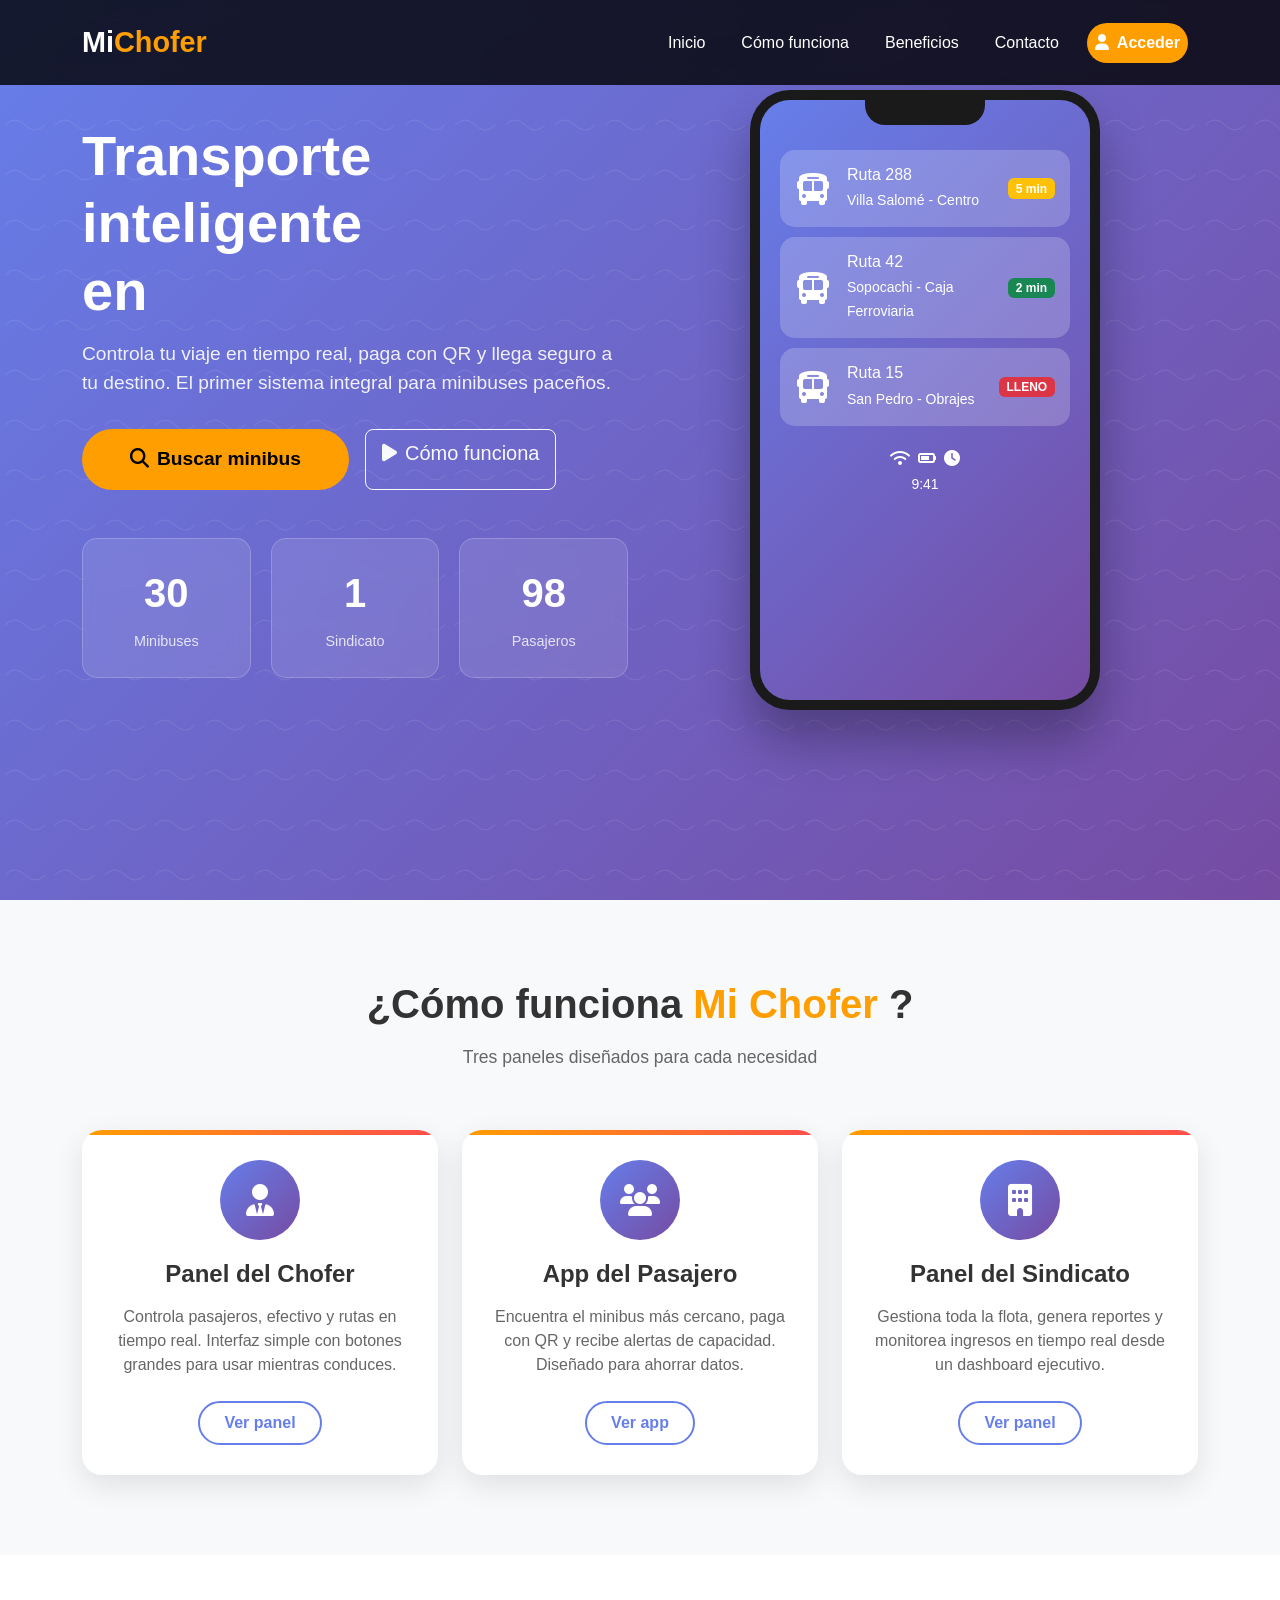
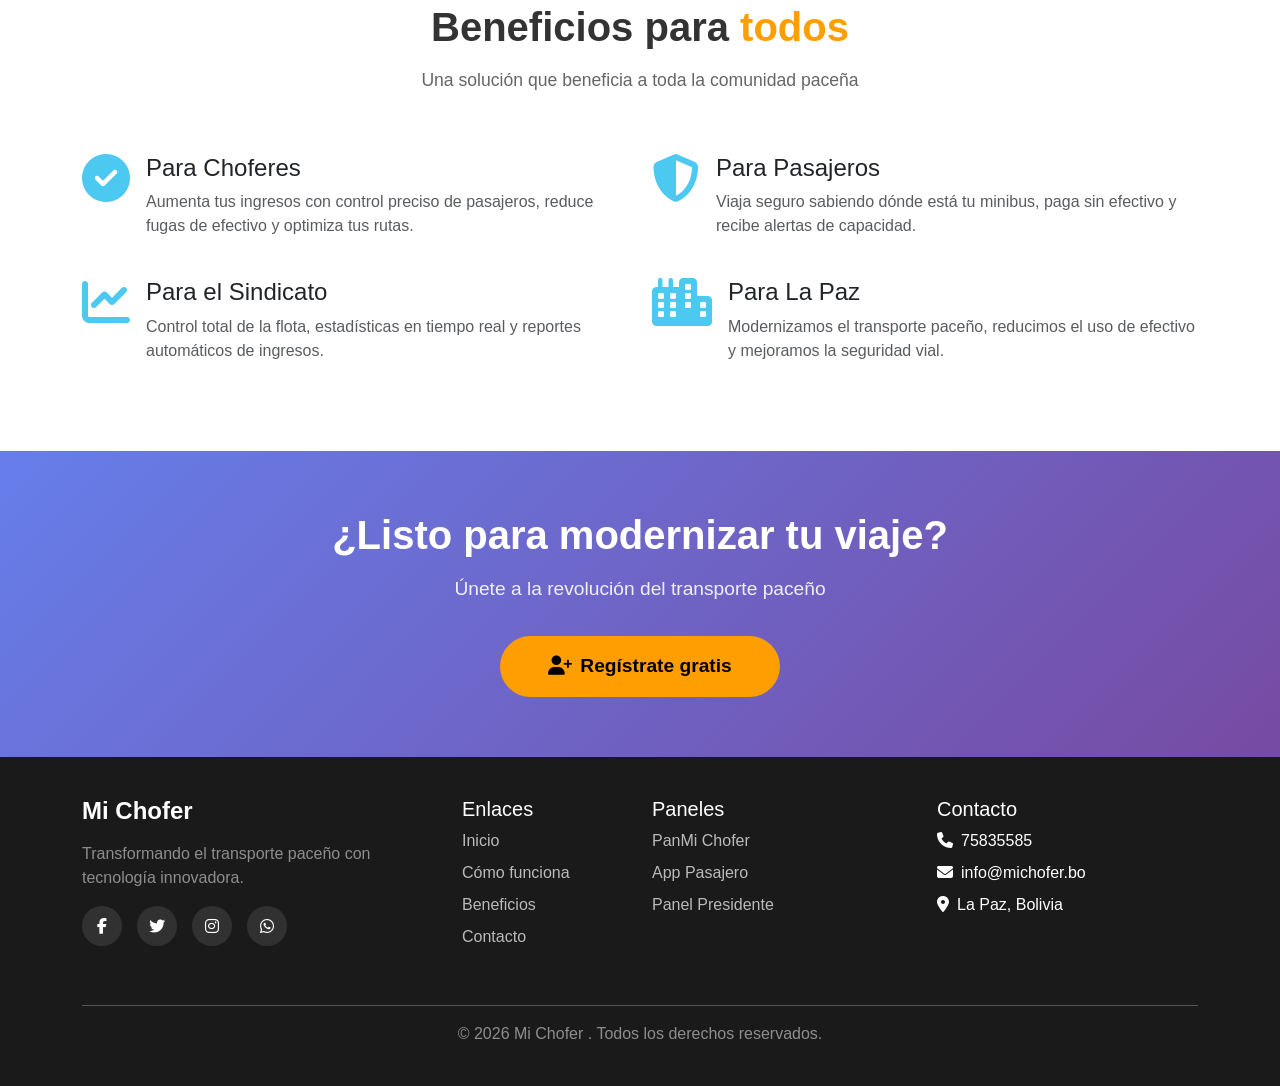
<file: index.html>
<!DOCTYPE html>
<html lang="es">
<head>
    <meta charset="UTF-8">
    <meta name="viewport" content="width=device-width, initial-scale=1.0">
    <title>Mi Chofer  - Sistema Inteligente de Transporte</title>
    
    <!-- Bootstrap 5 -->
    <link href="https://cdn.jsdelivr.net/npm/bootstrap@5.3.0/dist/css/bootstrap.min.css" rel="stylesheet">
    <!-- Font Awesome -->
    <link rel="stylesheet" href="https://cdnjs.cloudflare.com/ajax/libs/font-awesome/6.4.0/css/all.min.css">
    <!-- Estilos personalizados -->
    <style>
        * {
            margin: 0;
            padding: 0;
            box-sizing: border-box;
        }

        body {
            font-family: 'Segoe UI', Tahoma, Geneva, Verdana, sans-serif;
            overflow-x: hidden;
        }

        /* Preloader */
        #preloader {
            position: fixed;
            top: 0;
            left: 0;
            width: 100%;
            height: 100%;
            background: linear-gradient(135deg, #667eea 0%, #764ba2 100%);
            z-index: 9999;
            display: flex;
            justify-content: center;
            align-items: center;
            transition: opacity 0.5s ease, visibility 0.5s ease;
        }

        #preloader.hidden {
            opacity: 0;
            visibility: hidden;
        }

        .loader {
            text-align: center;
            color: white;
        }

        .loader i {
            font-size: 4rem;
            margin-bottom: 1rem;
            animation: bounce 2s infinite;
        }

        .spinner {
            width: 50px;
            height: 50px;
            border: 5px solid rgba(255,255,255,0.3);
            border-top: 5px solid #ff9e00;
            border-radius: 50%;
            margin: 20px auto;
            animation: spin 1s linear infinite;
        }

        @keyframes spin {
            0% { transform: rotate(0deg); }
            100% { transform: rotate(360deg); }
        }

        @keyframes bounce {
            0%, 100% { transform: translateY(0); }
            50% { transform: translateY(-20px); }
        }

        /* Navbar */
        .navbar {
            background: rgba(0, 0, 0, 0.8);
            backdrop-filter: blur(10px);
            transition: all 0.3s ease;
            padding: 1rem 0;
        }

        .navbar.scrolled {
            padding: 0.5rem 0;
            background: rgba(0, 0, 0, 0.95);
        }

        .navbar-brand {
            font-size: 1.8rem;
            font-weight: 800;
        }

        .navbar-brand span:first-child {
            color: white;
        }

        .navbar-brand span:last-child {
            color: #ff9e00;
        }

        .nav-link {
            color: white !important;
            font-weight: 500;
            margin: 0 10px;
            transition: all 0.3s ease;
            position: relative;
        }

        .nav-link:hover {
            color: #ff9e00 !important;
        }

        .nav-link::after {
            content: '';
            position: absolute;
            bottom: 0;
            left: 50%;
            transform: translateX(-50%);
            width: 0;
            height: 2px;
            background: #ff9e00;
            transition: width 0.3s ease;
        }

        .nav-link:hover::after {
            width: 80%;
        }

        .btn-acceder {
            background: #ff9e00;
            color: #000;
            font-weight: 600;
            padding: 0.5rem 1.5rem;
            border-radius: 50px;
            transition: all 0.3s ease;
        }

        .btn-acceder:hover {
            background: #ffb347;
            transform: translateY(-2px);
            box-shadow: 0 5px 15px rgba(255, 158, 0, 0.3);
        }

        /* Hero Section */
        .hero-section {
            min-height: 100vh;
            background: linear-gradient(135deg, #667eea 0%, #764ba2 100%);
            padding-top: 90px;
            position: relative;
            overflow: hidden;
        }

        .hero-section::before {
            content: '';
            position: absolute;
            top: 0;
            left: 0;
            right: 0;
            bottom: 0;
            background: url('data:image/svg+xml,<svg xmlns="http://www.w3.org/2000/svg" viewBox="0 0 100 100" opacity="0.1"><path d="M10 50 Q 30 30, 50 50 T 90 50" stroke="white" fill="none" stroke-width="2"/></svg>');
            background-size: 50px 50px;
            animation: moveBackground 20s linear infinite;
        }

        @keyframes moveBackground {
            from { background-position: 0 0; }
            to { background-position: 100px 100px; }
        }

        .hero-content {
            position: relative;
            z-index: 2;
        }

        .hero-title {
            font-size: 3.5rem;
            font-weight: 800;
            color: white;
            margin-bottom: 1rem;
            line-height: 1.2;
        }

        .hero-title .highlight {
            color: #ff9e00;
            display: inline-block;
            animation: glow 2s infinite;
        }

        @keyframes glow {
            0%, 100% { text-shadow: 0 0 10px rgba(255, 158, 0, 0.5); }
            50% { text-shadow: 0 0 20px rgba(255, 158, 0, 0.8); }
        }

        .hero-subtitle {
            font-size: 1.2rem;
            color: rgba(255, 255, 255, 0.9);
            margin-bottom: 2rem;
        }

        /* Stats Cards */
        .stats-container {
            display: flex;
            gap: 20px;
            margin-top: 3rem;
        }

        .stat-card {
            background: rgba(255, 255, 255, 0.1);
            backdrop-filter: blur(10px);
            border: 1px solid rgba(255, 255, 255, 0.2);
            border-radius: 15px;
            padding: 1.5rem;
            text-align: center;
            flex: 1;
            transition: all 0.3s ease;
            cursor: pointer;
        }

        .stat-card:hover {
            transform: translateY(-10px);
            background: rgba(255, 255, 255, 0.2);
            border-color: #ff9e00;
        }

        .stat-number {
            font-size: 2.5rem;
            font-weight: 800;
            color: white;
            margin-bottom: 0.5rem;
        }

        .stat-label {
            color: rgba(255, 255, 255, 0.8);
            font-size: 0.9rem;
        }

        /* Phone Mockup */
        .phone-mockup {
            position: relative;
            width: 100%;
            max-width: 350px;
            margin: 0 auto;
        }

        .phone-frame {
            background: #1a1a1a;
            border-radius: 40px;
            padding: 10px;
            box-shadow: 0 30px 50px rgba(0, 0, 0, 0.3);
            position: relative;
            z-index: 2;
        }

        .phone-screen {
            background: linear-gradient(135deg, #667eea 0%, #764ba2 100%);
            border-radius: 30px;
            padding: 20px;
            min-height: 600px;
            color: white;
            position: relative;
            overflow: hidden;
        }

        .phone-notch {
            position: absolute;
            top: 0;
            left: 50%;
            transform: translateX(-50%);
            width: 120px;
            height: 25px;
            background: #1a1a1a;
            border-radius: 0 0 20px 20px;
            z-index: 3;
        }

        .app-preview {
            margin-top: 30px;
        }

        .preview-card {
            background: rgba(255, 255, 255, 0.2);
            border-radius: 15px;
            padding: 15px;
            margin-bottom: 10px;
            animation: slideIn 0.5s ease;
            transform-origin: left;
        }

        @keyframes slideIn {
            from {
                opacity: 0;
                transform: translateX(-20px);
            }
            to {
                opacity: 1;
                transform: translateX(0);
            }
        }

        /* Features Section */
        .features-section {
            padding: 80px 0;
            background: #f8f9fa;
        }

        .section-title {
            text-align: center;
            margin-bottom: 60px;
        }

        .section-title h2 {
            font-size: 2.5rem;
            font-weight: 800;
            color: #333;
            margin-bottom: 1rem;
        }

        .section-title p {
            color: #666;
            font-size: 1.1rem;
        }

        .feature-card {
            background: white;
            border-radius: 20px;
            padding: 30px;
            text-align: center;
            box-shadow: 0 10px 30px rgba(0, 0, 0, 0.1);
            transition: all 0.3s ease;
            height: 100%;
            position: relative;
            overflow: hidden;
        }

        .feature-card:hover {
            transform: translateY(-10px);
            box-shadow: 0 20px 40px rgba(0, 0, 0, 0.2);
        }

        .feature-card::before {
            content: '';
            position: absolute;
            top: 0;
            left: 0;
            right: 0;
            height: 5px;
            background: linear-gradient(90deg, #ff9e00, #ff4d4d);
        }

        .feature-icon {
            width: 80px;
            height: 80px;
            background: linear-gradient(135deg, #667eea 0%, #764ba2 100%);
            border-radius: 50%;
            display: flex;
            align-items: center;
            justify-content: center;
            margin: 0 auto 20px;
            color: white;
            font-size: 2rem;
        }

        .feature-card h3 {
            font-size: 1.5rem;
            font-weight: 700;
            margin-bottom: 1rem;
            color: #333;
        }

        .feature-card p {
            color: #666;
            margin-bottom: 1.5rem;
        }

        .feature-btn {
            background: transparent;
            border: 2px solid #667eea;
            color: #667eea;
            padding: 0.5rem 1.5rem;
            border-radius: 50px;
            font-weight: 600;
            transition: all 0.3s ease;
            text-decoration: none;
            display: inline-block;
        }

        .feature-btn:hover {
            background: #667eea;
            color: white;
        }

        /* CTA Section */
        .cta-section {
            background: linear-gradient(135deg, #667eea 0%, #764ba2 100%);
            padding: 60px 0;
            text-align: center;
            color: white;
        }

        .cta-section h2 {
            font-size: 2.5rem;
            font-weight: 800;
            margin-bottom: 1rem;
        }

        .cta-section p {
            font-size: 1.2rem;
            margin-bottom: 2rem;
            opacity: 0.9;
        }

        .cta-btn {
            background: #ff9e00;
            color: #000;
            font-weight: 700;
            padding: 1rem 3rem;
            border-radius: 50px;
            font-size: 1.2rem;
            text-decoration: none;
            display: inline-block;
            transition: all 0.3s ease;
            border: none;
            cursor: pointer;
        }

        .cta-btn:hover {
            background: #ffb347;
            transform: translateY(-2px);
            box-shadow: 0 10px 20px rgba(0, 0, 0, 0.2);
            color: #000;
        }

        /* Footer */
        footer {
            background: #1a1a1a;
            color: white;
            padding: 40px 0;
        }

        .footer-title {
            font-size: 1.5rem;
            font-weight: 700;
            margin-bottom: 1rem;
        }

        .footer-title span {
            color: #ff9e00;
        }

        .footer-links {
            list-style: none;
            padding: 0;
        }

        .footer-links li {
            margin-bottom: 0.5rem;
        }

        .footer-links a {
            color: rgba(255, 255, 255, 0.7);
            text-decoration: none;
            transition: all 0.3s ease;
        }

        .footer-links a:hover {
            color: #ff9e00;
            padding-left: 5px;
        }

        .social-links {
            display: flex;
            gap: 15px;
            margin-top: 1rem;
        }

        .social-links a {
            width: 40px;
            height: 40px;
            background: rgba(255, 255, 255, 0.1);
            border-radius: 50%;
            display: flex;
            align-items: center;
            justify-content: center;
            color: white;
            text-decoration: none;
            transition: all 0.3s ease;
        }

        .social-links a:hover {
            background: #ff9e00;
            transform: translateY(-3px);
        }

        /* Responsive */
        @media (max-width: 768px) {
            .hero-title {
                font-size: 2.5rem;
            }
            
            .stats-container {
                flex-direction: column;
            }
            
            .phone-mockup {
                margin-top: 3rem;
            }
            
            .section-title h2 {
                font-size: 2rem;
            }
        }
    </style>
</head>
<body>
    <!-- Preloader -->
    <div id="preloader">
        <div class="loader">
            <i class="fas fa-bus"></i>
            <h2>Mi Chofer</h2>
            <div class="spinner"></div>
            <p class="mt-3">Cargando experiencia paceña...</p>
        </div>
    </div>

    <!-- Navbar -->
    <nav class="navbar navbar-expand-lg navbar-dark fixed-top" id="mainNavbar">
        <div class="container">
            <a class="navbar-brand" href="#">
                <span>Mi</span><span>Chofer</span>
            </a>
            <button class="navbar-toggler" type="button" data-bs-toggle="collapse" data-bs-target="#navbarNav">
                <span class="navbar-toggler-icon"></span>
            </button>
            <div class="collapse navbar-collapse" id="navbarNav">
                <ul class="navbar-nav ms-auto">
                    <li class="nav-item">
                        <a class="nav-link" href="#inicio">Inicio</a>
                    </li>
                    <li class="nav-item">
                        <a class="nav-link" href="#como-funciona">Cómo funciona</a>
                    </li>
                    <li class="nav-item">
                        <a class="nav-link" href="#beneficios">Beneficios</a>
                    </li>
                    <li class="nav-item">
                        <a class="nav-link" href="#contacto">Contacto</a>
                    </li>
                    <li class="nav-item dropdown">
                        <a class="nav-link btn-acceder" href="#" role="button" data-bs-toggle="dropdown">
                            <i class="fas fa-user me-2"></i>Acceder
                        </a>
                        <ul class="dropdown-menu dropdown-menu-end">
                            <li><a class="dropdown-item" href="panels/chofer/index.html"><i class="fas fa-user-tie me-2"></i>Soy Chofer</a></li>
                            <li><a class="dropdown-item" href="panels/pasajero/login.html"><i class="fas fa-user me-2"></i>Soy Pasajero</a></li>
                            <li><hr class="dropdown-divider"></li>
                            <li><a class="dropdown-item" href="presidente/index.html"><i class="fas fa-user-cog me-2"></i>Presidente Sindicato</a></li>
                        </ul>
                    </li>
                </ul>
            </div>
        </div>
    </nav>

    <!-- Hero Section -->
    <section id="inicio" class="hero-section">
        <div class="container h-100">
            <div class="row h-100 align-items-center">
                <div class="col-lg-6 hero-content">
                    <h1 class="hero-title">
                        Transporte inteligente<br>en <span class="highlight"></span>
                    </h1>
                    <p class="hero-subtitle">
                        Controla tu viaje en tiempo real, paga con QR y llega seguro a tu destino. 
                        El primer sistema integral para minibuses paceños.
                    </p>
                    <div class="d-flex gap-3">
                        <a href="panels/pasajero/dashboard.html" class="btn cta-btn">
                            <i class="fas fa-search me-2"></i>Buscar minibus
                        </a>
                        <a href="#como-funciona" class="btn btn-outline-light btn-lg">
                            <i class="fas fa-play me-2"></i>Cómo funciona
                        </a>
                    </div>
                    
                    <!-- Stats -->
                    <div class="stats-container">
                        <div class="stat-card">
                            <div class="stat-number">30</div>
                            <div class="stat-label">Minibuses</div>
                        </div>
                        <div class="stat-card">
                            <div class="stat-number">1</div>
                            <div class="stat-label">Sindicato</div>
                        </div>
                        <div class="stat-card">
                            <div class="stat-number">98</div>
                            <div class="stat-label">Pasajeros</div>
                        </div>
                    </div>
                </div>
                
                <div class="col-lg-6">
                    <div class="phone-mockup">
                        <div class="phone-frame">
                            <div class="phone-screen">
                                <div class="phone-notch"></div>
                                <div class="app-preview">
                                    <div class="preview-card" style="animation-delay: 0.1s">
                                        <div class="d-flex align-items-center">
                                            <i class="fas fa-bus fa-2x me-3"></i>
                                            <div>
                                                <h6 class="mb-1">Ruta 288</h6>
                                                <small>Villa Salomé - Centro</small>
                                            </div>
                                            <span class="badge bg-warning ms-auto">5 min</span>
                                        </div>
                                    </div>
                                    <div class="preview-card" style="animation-delay: 0.2s">
                                        <div class="d-flex align-items-center">
                                            <i class="fas fa-bus fa-2x me-3"></i>
                                            <div>
                                                <h6 class="mb-1">Ruta 42</h6>
                                                <small>Sopocachi - Caja Ferroviaria</small>
                                            </div>
                                            <span class="badge bg-success ms-auto">2 min</span>
                                        </div>
                                    </div>
                                    <div class="preview-card" style="animation-delay: 0.3s">
                                        <div class="d-flex align-items-center">
                                            <i class="fas fa-bus fa-2x me-3"></i>
                                            <div>
                                                <h6 class="mb-1">Ruta 15</h6>
                                                <small>San Pedro - Obrajes</small>
                                            </div>
                                            <span class="badge bg-danger ms-auto">LLENO</span>
                                        </div>
                                    </div>
                                </div>
                                
                                <div class="text-center mt-4">
                                    <div class="d-flex justify-content-center gap-2">
                                        <i class="fas fa-wifi"></i>
                                        <i class="fas fa-battery-three-quarters"></i>
                                        <i class="fas fa-clock"></i>
                                    </div>
                                    <p class="mt-2 small">9:41</p>
                                </div>
                            </div>
                        </div>
                    </div>
                </div>
            </div>
        </div>
    </section>

    <!-- Cómo funciona Section -->
    <section id="como-funciona" class="features-section">
        <div class="container">
            <div class="section-title">
                <h2>¿Cómo funciona <span style="color: #ff9e00;">Mi Chofer </span>?</h2>
                <p>Tres paneles diseñados para cada necesidad</p>
            </div>
            
            <div class="row g-4">
                <div class="col-md-4">
                    <div class="feature-card">
                        <div class="feature-icon">
                            <i class="fas fa-user-tie"></i>
                        </div>
                        <h3>Panel del Chofer</h3>
                        <p>Controla pasajeros, efectivo y rutas en tiempo real. Interfaz simple con botones grandes para usar mientras conduces.</p>
                        <a href="panels/chofer/index.html" class="feature-btn">Ver panel</a>
                    </div>
                </div>
                
                <div class="col-md-4">
                    <div class="feature-card">
                        <div class="feature-icon">
                            <i class="fas fa-users"></i>
                        </div>
                        <h3>App del Pasajero</h3>
                        <p>Encuentra el minibus más cercano, paga con QR y recibe alertas de capacidad. Diseñado para ahorrar datos.</p>
                        <a href="panels/pasajero/login.html" class="feature-btn">Ver app</a>
                    </div>
                </div>
                
                <div class="col-md-4">
                    <div class="feature-card">
                        <div class="feature-icon">
                            <i class="fas fa-building"></i>
                        </div>
                        <h3>Panel del Sindicato</h3>
                        <p>Gestiona toda la flota, genera reportes y monitorea ingresos en tiempo real desde un dashboard ejecutivo.</p>
                        <a href="presidente/index.html" class="feature-btn">Ver panel</a>
                    </div>
                </div>
            </div>
        </div>
    </section>

    <!-- Beneficios Section -->
    <section id="beneficios" class="py-5 bg-white">
        <div class="container">
            <div class="section-title">
                <h2>Beneficios para <span style="color: #ff9e00;">todos</span></h2>
                <p>Una solución que beneficia a toda la comunidad paceña</p>
            </div>
            
            <div class="row mt-5">
                <div class="col-md-6 mb-4">
                    <div class="d-flex gap-3">
                        <i class="fas fa-check-circle fa-3x" style="color: #4cc9f0;"></i>
                        <div>
                            <h4>Para Choferes</h4>
                            <p class="text-muted">Aumenta tus ingresos con control preciso de pasajeros, reduce fugas de efectivo y optimiza tus rutas.</p>
                        </div>
                    </div>
                </div>
                
                <div class="col-md-6 mb-4">
                    <div class="d-flex gap-3">
                        <i class="fas fa-shield-alt fa-3x" style="color: #4cc9f0;"></i>
                        <div>
                            <h4>Para Pasajeros</h4>
                            <p class="text-muted">Viaja seguro sabiendo dónde está tu minibus, paga sin efectivo y recibe alertas de capacidad.</p>
                        </div>
                    </div>
                </div>
                
                <div class="col-md-6 mb-4">
                    <div class="d-flex gap-3">
                        <i class="fas fa-chart-line fa-3x" style="color: #4cc9f0;"></i>
                        <div>
                            <h4>Para el Sindicato</h4>
                            <p class="text-muted">Control total de la flota, estadísticas en tiempo real y reportes automáticos de ingresos.</p>
                        </div>
                    </div>
                </div>
                
                <div class="col-md-6 mb-4">
                    <div class="d-flex gap-3">
                        <i class="fas fa-city fa-3x" style="color: #4cc9f0;"></i>
                        <div>
                            <h4>Para La Paz</h4>
                            <p class="text-muted">Modernizamos el transporte paceño, reducimos el uso de efectivo y mejoramos la seguridad vial.</p>
                        </div>
                    </div>
                </div>
            </div>
        </div>
    </section>

    <!-- CTA Section -->
    <section class="cta-section">
        <div class="container">
            <h2>¿Listo para modernizar tu viaje?</h2>
            <p>Únete a la revolución del transporte paceño</p>
            <a href="panels/pasajero/registro.html" class="cta-btn">
                <i class="fas fa-user-plus me-2"></i>Regístrate gratis
            </a>
        </div>
    </section>

    <!-- Footer -->
    <footer id="contacto">
        <div class="container">
            <div class="row">
                <div class="col-md-4 mb-4">
                    <h3 class="footer-title">Mi Chofer<span></span></h3>
                    <p class="text-white-50">Transformando el transporte paceño con tecnología innovadora.</p>
                    <div class="social-links">
                        <a href="#"><i class="fab fa-facebook-f"></i></a>
                        <a href="#"><i class="fab fa-twitter"></i></a>
                        <a href="#"><i class="fab fa-instagram"></i></a>
                        <a href="#"><i class="fab fa-whatsapp"></i></a>
                    </div>
                </div>
                
                <div class="col-md-2 mb-4">
                    <h5>Enlaces</h5>
                    <ul class="footer-links">
                        <li><a href="#inicio">Inicio</a></li>
                        <li><a href="#como-funciona">Cómo funciona</a></li>
                        <li><a href="#beneficios">Beneficios</a></li>
                        <li><a href="#contacto">Contacto</a></li>
                    </ul>
                </div>
                
                <div class="col-md-3 mb-4">
                    <h5>Paneles</h5>
                    <ul class="footer-links">
                        <li><a href="panels/chofer/index.html">PanMi Chofer</a></li>
                        <li><a href="panels/pasajero/login.html">App Pasajero</a></li>
                        <li><a href="presidente/index.html">Panel Presidente</a></li>
                    </ul>
                </div>
                
                <div class="col-md-3 mb-4">
                    <h5>Contacto</h5>
                    <ul class="footer-links">
                        <li><i class="fas fa-phone me-2"></i>75835585</li>
                        <li><i class="fas fa-envelope me-2"></i>info@michofer.bo</li>
                        <li><i class="fas fa-map-marker-alt me-2"></i>La Paz, Bolivia</li>
                    </ul>
                </div>
            </div>
            
            <hr class="bg-white opacity-25">
            
            <div class="text-center">
                <p class="text-white-50 mb-0">&copy; 2026 Mi Chofer . Todos los derechos reservados.</p>
            </div>
        </div>
    </footer>

    <!-- Scripts -->
    <script src="https://cdn.jsdelivr.net/npm/bootstrap@5.3.0/dist/js/bootstrap.bundle.min.js"></script>
    
    <script>
        // Ocultar preloader cuando la página cargue
        window.addEventListener('load', function() {
            setTimeout(function() {
                document.getElementById('preloader').classList.add('hidden');
            }, 1500); // Mostrar el preloader por 1.5 segundos
        });

        // Navbar scroll effect
        window.addEventListener('scroll', function() {
            const navbar = document.getElementById('mainNavbar');
            if(window.scrollY > 50) {
                navbar.classList.add('scrolled');
            } else {
                navbar.classList.remove('scrolled');
            }
        });

        // Smooth scroll para enlaces internos
        document.querySelectorAll('a[href^="#"]').forEach(anchor => {
            anchor.addEventListener('click', function (e) {
                e.preventDefault();
                const target = document.querySelector(this.getAttribute('href'));
                if(target) {
                    target.scrollIntoView({
                        behavior: 'smooth',
                        block: 'start'
                    });
                }
            });
        });

        // Animación de números en stats
        function animateNumbers() {
            const stats = document.querySelectorAll('.stat-number');
            
            stats.forEach(stat => {
                const target = stat.innerText.replace(/[^0-9]/g, '');
                if(target) {
                    let current = 0;
                    const increment = Math.ceil(target / 50);
                    const timer = setInterval(() => {
                        current += increment;
                        if(current >= target) {
                            stat.innerText = target + (stat.innerText.includes('+') ? '+' : '');
                            clearInterval(timer);
                        } else {
                            stat.innerText = current + (stat.innerText.includes('+') ? '+' : '');
                        }
                    }, 20);
                }
            });
        }

        // Ejecutar animación cuando el elemento sea visible
        const observer = new IntersectionObserver((entries) => {
            entries.forEach(entry => {
                if(entry.isIntersecting) {
                    animateNumbers();
                    observer.unobserve(entry.target);
                }
            });
        });

        observer.observe(document.querySelector('.stats-container'));

        // Efecto hover en feature cards
        document.querySelectorAll('.feature-card').forEach(card => {
            card.addEventListener('mouseenter', function() {
                this.style.transform = 'translateY(-10px)';
            });
            
            card.addEventListener('mouseleave', function() {
                this.style.transform = 'translateY(0)';
            });
        });
    </script>
</body>
</html>
</file>
